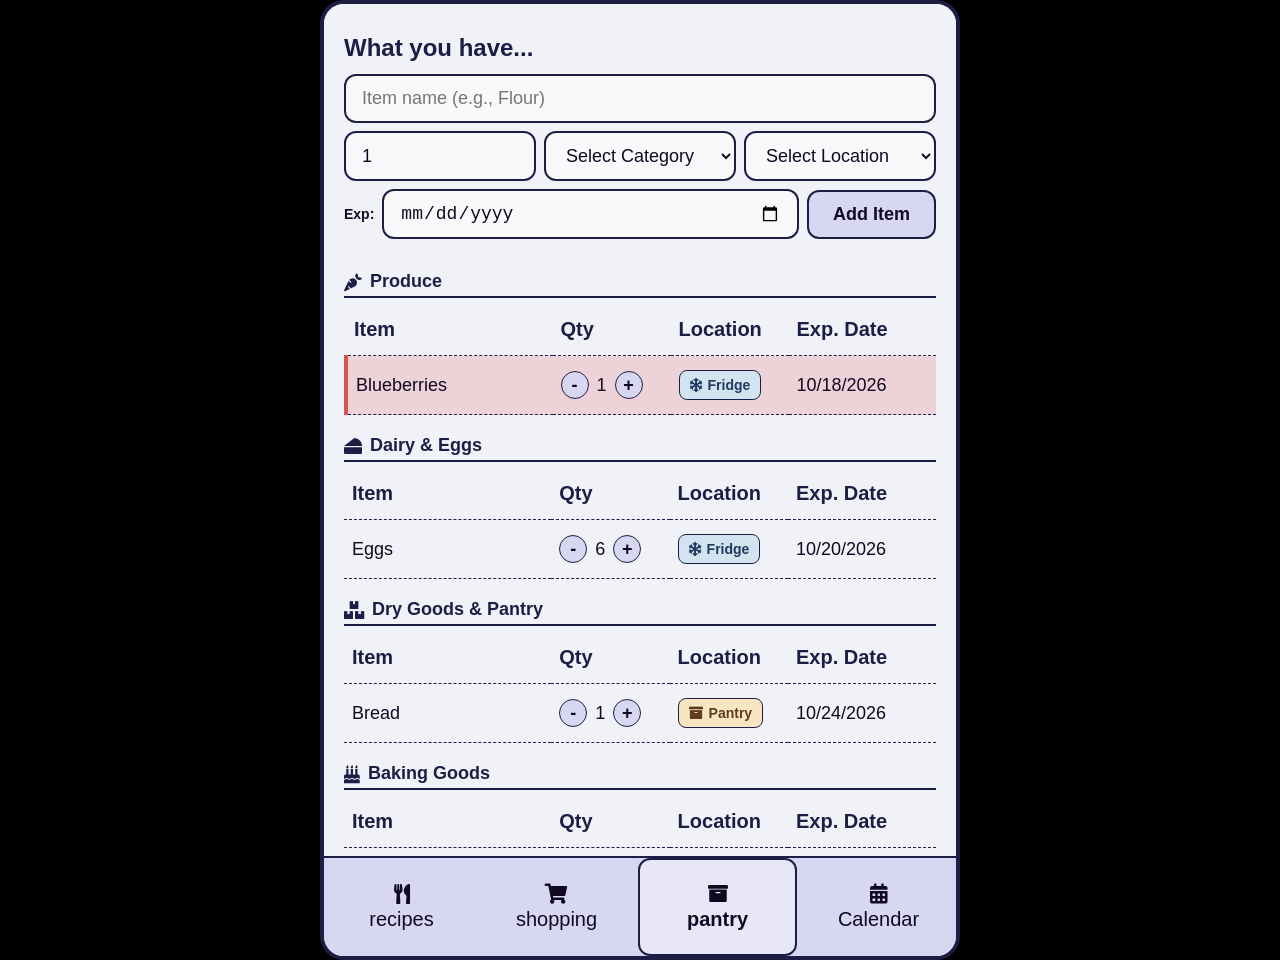
<file: index.html>
<!DOCTYPE html>
<html lang="en">
<head>
  <meta charset="UTF-8">
  <meta name="viewport" content="width=device-width, initial-scale=1.0">
  <title>Kitchen Keeper - Pantry</title>
  <link rel="stylesheet" href="css/styles.css">
  <link rel="stylesheet" href="https://cdnjs.cloudflare.com/ajax/libs/font-awesome/5.15.4/css/all.min.css">
</head>
<body>
  <div class="device-container">
    <header class="app-header">
      <h1 class="app-title">What you have...</h1>
      <div class="input-group" style="flex-direction: column; gap: 8px;">
        <input type="text" id="pantry-name" class="text-input" placeholder="Item name (e.g., Flour)" style="width: 100%;">
        <div style="display: flex; gap: 8px; width: 100%;">
          <input type="number" id="pantry-qty" class="text-input" placeholder="Qty" min="1" value="1" style="width: 25%;">
          <select id="pantry-category" class="text-input" style="width: 35%;">
            <option value="category" disabled selected hidden>Select Category</option>
            <option value="Produce">Produce</option>
            <option value="Dairy & Eggs">Dairy & Eggs</option>
            <option value="Dry Goods">Dry Goods</option>
            <option value="Baking Goods">Baking Goods</option>
          </select>
          <select id="pantry-location" class="text-input" style="width: 40%;">
            <option value="category" disabled selected hidden>Select Location</option>
            <option value="fridge">Fridge</option>
            <option value="pantry">Pantry</option>
          </select>
        </div>
        <div style="display: flex; gap: 8px; width: 100%; align-items: center;">
          <span style="font-size: 14px; font-weight: bold;">Exp:</span>
          <input type="date" id="pantry-date" class="text-input" style="flex: 1;">
          <button id="add-pantry-btn" class="btn-primary">Add Item</button>
        </div>
      </div>
    </header>

    <main class="app-content" id="pantry-main-container">
      <!-- PRODUCE CATEGORY -->
      <div class="category-section" data-category="Produce">
        <h3 class="category-title"><i class="fas fa-carrot"></i> Produce</h3>
        <table style="width: 100%" class="pantry-table">
          <thead>
            <tr>
              <th style="width: 35%">Item</th>
              <th style="width: 20%">Qty</th>
              <th style="width: 20%">Location</th>
              <th style="width: 25%">Exp. Date</th>
            </tr>
          </thead>
          <tbody class="pantry-tbody">
            <tr>
              <td>Blueberries</td>
              <td>
                <div class="qty-control">
                  <button class="btn-qty btn-minus">-</button>
                  <span class="qty-val">1</span>
                  <button class="btn-qty btn-plus">+</button>
                </div>
              </td>
              <td>
                <button class="location-toggle-btn fridge" title="Click to change location">
                  <i class="fas fa-snowflake"></i> Fridge
                </button>
              </td>
              <td>10/18/2026</td>
            </tr>
          </tbody>
        </table>
      </div>

      <!-- DAIRY CATEGORY -->
      <div class="category-section" data-category="Dairy & Eggs" style="margin-top: 20px;">
        <h3 class="category-title"><i class="fas fa-cheese"></i> Dairy & Eggs</h3>
        <table style="width: 100%" class="pantry-table">
          <thead>
            <tr>
              <th style="width: 35%">Item</th>
              <th style="width: 20%">Qty</th>
              <th style="width: 20%">Location</th>
              <th style="width: 25%">Exp. Date</th>
            </tr>
          </thead>
          <tbody class="pantry-tbody">
            <tr>
              <td>Eggs</td>
              <td>
                <div class="qty-control">
                  <button class="btn-qty btn-minus">-</button>
                  <span class="qty-val">6</span>
                  <button class="btn-qty btn-plus">+</button>
                </div>
              </td>
              <td>
                <button class="location-toggle-btn fridge" title="Click to change location">
                  <i class="fas fa-snowflake"></i> Fridge
                </button>
              </td>
              <td>10/20/2026</td>
            </tr>
          </tbody>
        </table>
      </div>

      <!-- DRY GOODS CATEGORY -->
      <div class="category-section" data-category="Dry Goods" style="margin-top: 20px;">
        <h3 class="category-title"><i class="fas fa-boxes"></i> Dry Goods & Pantry</h3>
        <table style="width: 100%" class="pantry-table">
          <thead>
            <tr>
              <th style="width: 35%">Item</th>
              <th style="width: 20%">Qty</th>
              <th style="width: 20%">Location</th>
              <th style="width: 25%">Exp. Date</th>
            </tr>
          </thead>
          <tbody class="pantry-tbody">
            <tr>
              <td>Bread</td>
              <td>
                <div class="qty-control">
                  <button class="btn-qty btn-minus">-</button>
                  <span class="qty-val">1</span>
                  <button class="btn-qty btn-plus">+</button>
                </div>
              </td>
              <td>
                <button class="location-toggle-btn pantry" title="Click to change location">
                  <i class="fas fa-archive"></i> Pantry
                </button>
              </td>
              <td>10/24/2026</td>
            </tr>
          </tbody>
        </table>
      </div>

      <!-- BAKING GOODS CATEGORY (NEW) -->
      <div class="category-section" data-category="Baking Goods" style="margin-top: 20px;">
        <h3 class="category-title"><i class="fas fa-birthday-cake"></i> Baking Goods</h3>
        <table style="width: 100%" class="pantry-table">
          <thead>
            <tr>
              <th style="width: 35%">Item</th>
              <th style="width: 20%">Qty</th>
              <th style="width: 20%">Location</th>
              <th style="width: 25%">Exp. Date</th>
            </tr>
          </thead>
          <tbody class="pantry-tbody">
            <tr>
              <td>All-Purpose Flour</td>
              <td>
                <div class="qty-control">
                  <button class="btn-qty btn-minus">-</button>
                  <span class="qty-val">1</span>
                  <button class="btn-qty btn-plus">+</button>
                </div>
              </td>
              <td>
                <button class="location-toggle-btn pantry" title="Click to change location">
                  <i class="fas fa-archive"></i> Pantry
                </button>
              </td>
              <td>12/15/2026</td>
            </tr>
          </tbody>
        </table>
      </div>
    </main>

    <nav class="bottom-nav">
      <a href="recipes.html" class="nav-item">
        <i class="fas fa-utensils"></i>
        <span>recipes</span>
      </a>
      <a href="shopping.html" class="nav-item">
        <i class="fas fa-shopping-cart"></i>
        <span>shopping</span>
      </a>
      <a href="index.html" class="nav-item active">
        <i class="fas fa-archive"></i>
        <span>pantry</span>
      </a>
      <a href="calendar.html" class="nav-item">
        <i class="fas fa-calendar-alt"></i>
        <span>Calendar</span>
      </a>
    </nav>
  </div>
  <script src="js/main.js"></script>
</body>
</html>
</file>
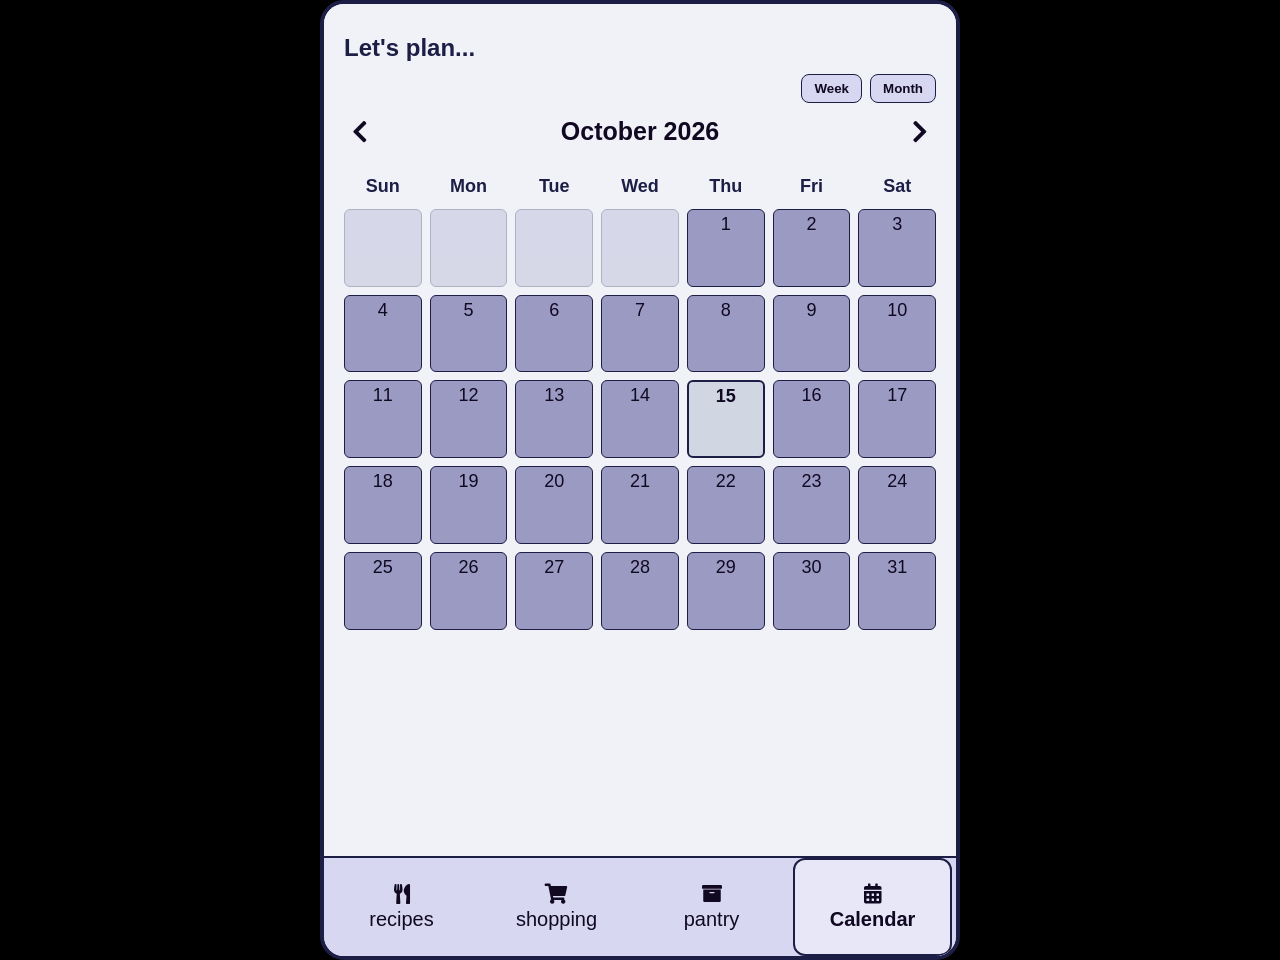
<file: calendar.html>
<!DOCTYPE html>
<html lang="en">
<head>
  <meta charset="UTF-8">
  <meta name="viewport" content="width=device-width, initial-scale=1.0">
  <title>Kitchen Keeper - Calendar</title>
  <link rel="stylesheet" href="css/styles.css">
  <link rel="stylesheet" href="https://cdnjs.cloudflare.com/ajax/libs/font-awesome/5.15.4/css/all.min.css">
</head>
<body>
  <div class="device-container">
    <header class="app-header">
      <h1 class="app-title">Let's plan...</h1>
      <div class="calendar-view-toggle">
        <button id="btn-week-view" class="btn-toggle">Week</button>
        <button id="btn-month-view" class="btn-toggle" style="font-weight: bold;">Month</button>
      </div>
      <div class="calendar-header-month">
        <i id="prev-month" class="fas fa-chevron-left"></i>
        <span id="month-year-display">October 2026</span>
        <i id="next-month" class="fas fa-chevron-right"></i>
      </div>
    </header>

    <main class="app-content">
      <div id="notification-area"></div>
      <div class="calendar-grid" id="calendar-grid-container">
        <div class="day-name">Sun</div>
        <div class="day-name">Mon</div>
        <div class="day-name">Tue</div>
        <div class="day-name">Wed</div>
        <div class="day-name">Thu</div>
        <div class="day-name">Fri</div>
        <div class="day-name">Sat</div>
      </div>
    </main>

    <!-- Modal for viewing / scheduling meals -->
    <dialog id="meal-modal" class="dialog-box">
      <h2 class="app-title" id="modal-date-title">Schedule Meal</h2>
      <p id="modal-current-meal" style="margin-bottom: 10px; font-weight: bold; color: var(--color-title);"></p>
      <p style="margin-bottom: 12px; font-size: 14px;">Select or change the recipe for this date:</p>
      <select id="recipe-select" class="text-input" style="width: 100%; margin-bottom: 16px;">
        <option value="Blueberry Pancakes">Blueberry Pancakes</option>
        <option value="Salmon Fried Rice">Salmon Fried Rice</option>
        <option value="Cafe Latté">Cafe Latté</option>
        <option value="Dairy-Free Tzatziki">Dairy-Free Tzatziki</option>
      </select>
      <div style="display: flex; gap: 10px;">
        <button id="save-meal-btn" class="btn-primary" style="flex: 1;">Save Meal</button>
        <button id="close-meal-modal" class="btn-toggle" style="flex: 1;">Cancel</button>
      </div>
    </dialog>

    <nav class="bottom-nav">
      <a href="recipes.html" class="nav-item">
        <i class="fas fa-utensils"></i>
        <span>recipes</span>
      </a>
      <a href="shopping.html" class="nav-item">
        <i class="fas fa-shopping-cart"></i>
        <span>shopping</span>
      </a>
      <a href="index.html" class="nav-item">
        <i class="fas fa-archive"></i>
        <span>pantry</span>
      </a>
      <a href="calendar.html" class="nav-item active">
        <i class="fas fa-calendar-alt"></i>
        <span>Calendar</span>
      </a>
    </nav>
  </div>
  <script src="js/main.js"></script>
</body>
</html>
</file>
<file: css/styles.css>
:root {
  --bg-main: #f1f2f8;          /* App Background */
  --bg-accent: #d7d7f1;        /* Icon/Button Background & Navbar */
  --color-title: #1d1e45;      /* Deep Navy Blue */
  --color-text: #110922;       /* Body / Other Text Color */
  --color-border: #1d1e45;     /* Lines / Borders Color */
  --feature-color: #9a9ac2;

  /* Typography Sizing */
  --font-title-size: 24px;
  --font-text-size: 18px;
  --font-icon-size: 12px;

  /* Fonts */
  --font-primary: 'Roboto', sans-serif;
  --font-inter: 'Inter', sans-serif;
  --font-comic: 'Comic Sans MS', 'Comic Sans', cursive;
}

* {
  box-sizing: border-box;
  margin: 0;
  padding: 0;
}

body {
  background-color: #000000;
  font-family: var(--font-primary);
  color: var(--color-text);
  font-size: var(--font-text-size);
  display: flex;
  justify-content: center;
  align-items: center;
  min-height: 100vh;
}

.device-container {
  width: 640px;
  height: 960px;
  background-color: var(--bg-main);
  border: 4px solid var(--color-border);
  border-radius: 24px;
  display: flex;
  flex-direction: column;
  position: relative;
  overflow: hidden;
  box-shadow: 0 10px 30px rgba(0, 0, 0, 0.5);
  flex-shrink: 0;
}

.app-header {
  padding: 30px 20px 12px 20px;
  background-color: var(--bg-main);
}

.app-title {
  color: var(--color-title);
  font-size: var(--font-title-size);
  font-weight: 700;
  margin-bottom: 12px;
}

.app-content {
  flex: 1;
  padding: 0 20px 20px 20px;
  overflow-y: auto;
}

.bottom-nav {
  height: 100px;
  background-color: var(--bg-accent);
  border-top: 2px solid var(--color-border);
  display: flex;
  justify-content: space-around;
  align-items: center;
}

.nav-item {
  display: flex;
  flex-direction: column;
  align-items: center;
  justify-content: center;
  text-decoration: none;
  color: var(--color-text);
  font-size: 20px;
  flex: 1;
  height: 100%;
  transition: background-color 0.2s;
}

.nav-item i {
  font-size: 20px;
  margin-bottom: 4px;
}

.nav-item.active {
  background-color: rgba(255, 255, 255, 0.4);
  border: 2px solid var(--color-border);
  border-radius: 12px;
  margin: 4px;
  font-weight: bold;
}

.input-group {
  display: flex;
  gap: 12px;
  margin-bottom: 20px;
}

.text-input {
  flex: 1;
  padding: 12px 16px;
  font-size: var(--font-text-size);
  border: 2px solid var(--color-border);
  border-radius: 12px;
  background-color: rgba(255, 255, 255, 0.6);
  color: var(--color-text);
  outline: none;
}

.btn-primary {
  background-color: var(--bg-accent);
  border: 2px solid var(--color-border);
  color: var(--color-text);
  padding: 12px 24px;
  border-radius: 12px;
  font-size: var(--font-text-size);
  font-weight: bold;
  cursor: pointer;
}

.btn-primary:active {
  transform: scale(0.98);
}

/* Pantry Table / List Styling */
.pantry-table {
  width: 100%;
  border-collapse: collapse;
  overflow-wrap: break-word;
}

.pantry-table th, .pantry-table td {
  padding: 14px 8px;
  text-align: left;
  border-bottom: 1.5px dashed var(--color-border);
}

.pantry-table th {
  color: var(--color-title);
  font-size: 20px;
}

.pantry-table tr.expiring-soon {
  background-color: rgba(217, 83, 79, 0.2);
  border-left: 4px solid #D9534F;
}

.qty-control {
  display: flex;
  align-items: center;
  gap: 8px;
}

.btn-qty {
  width: 28px;
  height: 28px;
  border-radius: 50%;
  border: 1.5px solid var(--color-border);
  background-color: var(--bg-accent);
  color: var(--color-text);
  font-weight: bold;
  cursor: pointer;
  font-size: 18px;
}

.category-title {
  color: var(--color-title);
  font-size: 18px;
  margin-bottom: 6px;
  display: flex;
  align-items: center;
  gap: 8px;
  border-bottom: 2px solid var(--color-border);
  padding-bottom: 4px;
}

.location-toggle-btn {
  padding: 6px 10px;
  border-radius: 8px;
  border: 1.5px solid var(--color-border);
  font-size: 14px;
  font-weight: bold;
  cursor: pointer;
  display: flex;
  align-items: center;
  gap: 6px;
  transition: all 0.2s ease;
}

.location-toggle-btn.fridge {
  background-color: #D2E4F0;
  color: #1F3A5F;
}

.location-toggle-btn.pantry {
  background-color: #F8E5C2;
  color: #5F3A1F;
}

/* Recipes Styling */
.filters {
  display: flex;
  gap: 8px;
  overflow-x: auto;
  padding-bottom: 12px;
  margin-bottom: 16px;
  width: 100%;
}

.food-filter {
  padding: 6px 14px;
  border: 1.5px solid var(--color-border);
  border-radius: 20px;
  background-color: var(--bg-accent);
  white-space: nowrap;
  font-size: 18px;
  cursor: pointer;
  color: var(--color-text);
}

.food-filter.active,
.food-filter:hover {
  background-color: var(--feature-color);
}

.app-header .input-group.searchDiv {
  width: 100%;
  margin: 15px auto;
  box-sizing: border-box;
  display: grid;
  grid-template-columns: 4fr 1fr;
  gap: 8px;
}

#searchBar {
  width: 100%;
  height: 100%;
  justify-content: center;
  box-sizing: border-box;
  padding: 10px;
  margin-bottom: 15px;
  font-size: 18px;
}

.searchButton {
  padding: 10px 10px;
  border: 1.5px solid var(--color-border);
  border-radius: 20px;
  background-color: var(--bg-accent);
  font-size: 18px;
  cursor: pointer;
  color: var(--color-text);
}

.recipe{
  /* display: flex; */
  align-items: center;
  border: 2px solid var(--color-border);
  border-radius: 12px;
  padding: 12px;
  margin-bottom: 12px;
  background-color: rgba(255, 255, 255, 0.3);
  position: relative;
  background-color: var(--feature-color);
}

.recipe-div{
  max-width: 100%;
  margin: auto auto;
  border-radius: 10px;
  list-style-type: none;
  border-spacing: 15px;
  display: grid;
  grid-template-columns: repeat(2, 1fr);
  
}

.recipe-image{
  width: 100px;
  height: 100px;
  border-radius: 8px;
  background-color: var(--bg-accent);
  display: flex;
  align-items: center;
  justify-content: center;
  margin-right: 16px;
  border: 1.5px solid var(--color-border);
}

.recipe-div .recipe a{
  display: flex;
  color: var(--color-text);
  padding: 10px 0;
  text-decoration: none;
  font-size: 18px;
  align-items: center;
}

.recipe-div .recipe{
  margin: 12px 12px;
}

.recipe:hover{
  cursor: pointer;
  background-color: #cccccc;
}

.recipe-content{
  display: flex;
  flex:1;
  align-items: center;

}

.recipe-text{
  text-align: center;
  font-size: 18px;
}
.recipe-text p{
  font-size: 18px;
}


.ratings input{
  appearance: none;
}

.ratings label{
  cursor: pointer;
  display: block;
}

#ratings1 label:hover,
#ratings1 label:hover ~ label,
#ratings1 input:checked ~ label{
  color: rgb(250, 211, 69);
  fill: rgb(250, 211, 69);
  cursor: pointer;
}

#ratings2 label:hover,
#ratings2 label:hover ~ label,
#ratings2 input:checked ~ label{
  color: rgb(250, 211, 69);
  fill: rgb(250, 211, 69);
  cursor: pointer;
}

#ratings3 label:hover,
#ratings3 label:hover ~ label,
#ratings3 input:checked ~ label{
  color: rgb(250, 211, 69);
  fill: rgb(250, 211, 69); 
  cursor: pointer;
}

#ratings4 label:hover,
#ratings4 label:hover ~ label,
#ratings4 input:checked ~ label{
  color: rgb(250, 211, 69);
  fill: rgb(250, 211, 69);
  cursor: pointer;
}

.ratings{
  appearance: none;
  display:flex;
  flex-direction: row-reverse;
  font-size: 18px;
  position:absolute;
  bottom: 0px;
  right: 10px;
}

.favorites input{
  appearance: none;
}

.favorites label{
  cursor: pointer;
  display: block;
  position:absolute;
  top:5px;
  right:5px;
  font-size: var(--font-text-size);
}

#favorites1 label:hover,
#favorites1 label:hover ~ label,
#favorites1 input:checked ~ label{
  color: rgb(199, 6, 6);
  fill: rgb(199, 6, 6);
  cursor: pointer;
}

#favorites2 label:hover,
#favorites2 label:hover ~ label,
#favorites2 input:checked ~ label{
  color: rgb(199, 6, 6);
  fill: rgb(199, 6, 6);
  cursor: pointer;
}

#favorites3 label:hover,
#favorites3 label:hover ~ label,
#favorites3 input:checked ~ label{
  color: rgb(199, 6, 6);
  fill: rgb(199, 6, 6);
  cursor: pointer;
}
#favorites4 label:hover,
#favorites4 label:hover ~ label,
#favorites4 input:checked ~ label{
  color: rgb(199, 6, 6);
  fill: rgb(199, 6, 6);
  cursor: pointer;
}

.favorites{
  appearance: none;
  display:flex;
  flex-direction: row-reverse;
  font-size: 18px;
}

/* Ingredient page */
.ingredients {
  font-size: 18px;
  margin-left: 30px;
  margin-top: 10px;
}

.instructions {
  margin: auto auto;
}

.instruction-list {
  padding-left: 30px;
  margin-left: 30px;
}

.nutrition {
  padding: 20px 20px;
  border: 2px solid var(--color-border);
  box-sizing: border-box;
  margin: auto auto;
  background-color: var(--feature-color);
  font-size: var(--font-title-size);
}

.nutrition-table {
  padding: 20px 20px;
  border-collapse: collapse;
  background-color: var(--bg-accent);
  width: 100%;
  font-size: var(--font-text-size);
}

.nutrition-table td {
  padding: 3px 0;
  width: 50%;
}

.nutrition-table tr {
  border-bottom: 1px solid gray;
}

.back {
  background: none;
  border: none;
  font-size: 20px;
  font-weight: bold;
  cursor: pointer;
  color: var(--color-title);
}

.btn-toggle.allergy {
  display: flex;
  flex-direction: column;
  font-size: 18px;
  width: 100%;
}

.hidden {
  display: none;
}

/* Shopping List Styling & Form Layout */
.shopping-item {
  display: flex;
  align-items: center;
  justify-content: space-between;
  padding: 14px 0;
  border-bottom: 1.5px dashed var(--color-border);
}

.shopping-item-left {
  display: flex;
  align-items: center;
  gap: 12px;
}

.shopping-item input[type="checkbox"] {
  width: 22px;
  height: 22px;
  accent-color: var(--color-title);
}

.remove-btn {
  background: none;
  border: none;
  font-size: 20px;
  color: var(--color-border);
  cursor: pointer;
}

.shopping-form-group {
  display: grid;
  grid-template-columns: 1fr 1fr;
  gap: 10px;
}

#shop-input {
  grid-column: span 2;
}

#shop-quantity, #shop-unit {
  grid-column: span 1;
}

#shop-category {
  grid-column: span 2;
}

#add-shop-btn {
  grid-column: span 2;
}

/* Calendar Styling */
.calendar-view-toggle {
  display: flex;
  justify-content: flex-end;
  gap: 8px;
  margin-bottom: 12px;
}

.btn-toggle {
  padding: 6px 12px;
  border: 1.5px solid var(--color-border);
  border-radius: 8px;
  background: var(--bg-accent);
  cursor: pointer;
  color: var(--color-text);
  font-weight: bold;
}

.calendar-header-month {
  display: flex;
  justify-content: space-between;
  align-items: center;
  font-size: 25px;
  font-weight: bold;
  color: var(--color-text);
  margin-bottom: 16px;
}

.calendar-header-month i {
  cursor: pointer;
  padding: 4px 8px;
}

.calendar-grid {
  display: grid;
  grid-template-columns: repeat(7, 1fr);
  gap: 8px;
  text-align: center;
}

.day-name {
  font-weight: bold;
  font-size: 18px;
  color: var(--color-title);
  padding-bottom: 4px;
}

.day-cell {
  aspect-ratio: 1;
  border: 1px solid var(--color-border);
  border-radius: 6px;
  display: flex;
  flex-direction: column;
  align-items: center;
  justify-content: space-between;
  padding: 4px;
  font-size: 18px;
  cursor: pointer;
  background-color: var(--feature-color);
}

.day-cell.today {
  border: 2px solid var(--color-title);
  background-color: rgba(27, 59, 111, 0.15);
  font-weight: bold;
}

.meal-dot {
  width: 6px;
  height: 6px;
  background-color: var(--color-title);
  border-radius: 50%;
  margin-bottom: 2px;
}

.content {
  flex: 1;
  padding: 15px;
  box-sizing: border-box;
  overflow: hidden; 
}
.content.scrollable {
  overflow-y: auto;
}

.content.scrollable::-webkit-scrollbar {
  width: 8px;
}

.content.scrollable::-webkit-scrollbar-thumb {
  background-color: var(--feature-color);
  border-radius: 5px;
}

.dialog-box {
  border: 2px solid var(--color-border);
  border-radius: 12px;
  padding: 20px;
  background-color: var(--bg-main);
  color: var(--color-text);
  width: 400px;
  max-width: 90%;
  margin: auto;
}

.dialog-text {
  margin-bottom: auto;
}

#close {
  margin-top: auto;
  margin-bottom: 10px;
  font-size: 15px;
  justify-content: center;
  color: var(--color-text);
}

#turn-off {
  margin-top: auto;
  margin-bottom: 10px;
  font-size: 15px;
  justify-content: center;
  color: var(--color-text);
}

.toDo {
  background-color: var(--feature-color);
  min-height: 30px;
  position: relative;
}

#list {
  margin-bottom: 20px;
  margin-top: 20px;
}

#notification {
  color: white;
  min-height: 50px;
  text-align: center;
  align-items: center;
  justify-content: center;
  position: relative;
  display: flex;
}

.exit_button {
  position: absolute;
  top: 0;
  right: 10px;
  cursor: pointer;
  font-size: 20px;
  background: none;
  border: none;
  color: var(--color-text);
}

#notification-banner {
  background-color: #2E7D32;
  color: white;
  padding: 10px;
  text-align: center;
  font-size: 15px;
  font-weight: bold;
  border-radius: 8px;
  margin-bottom: 12px;
}
</file>
